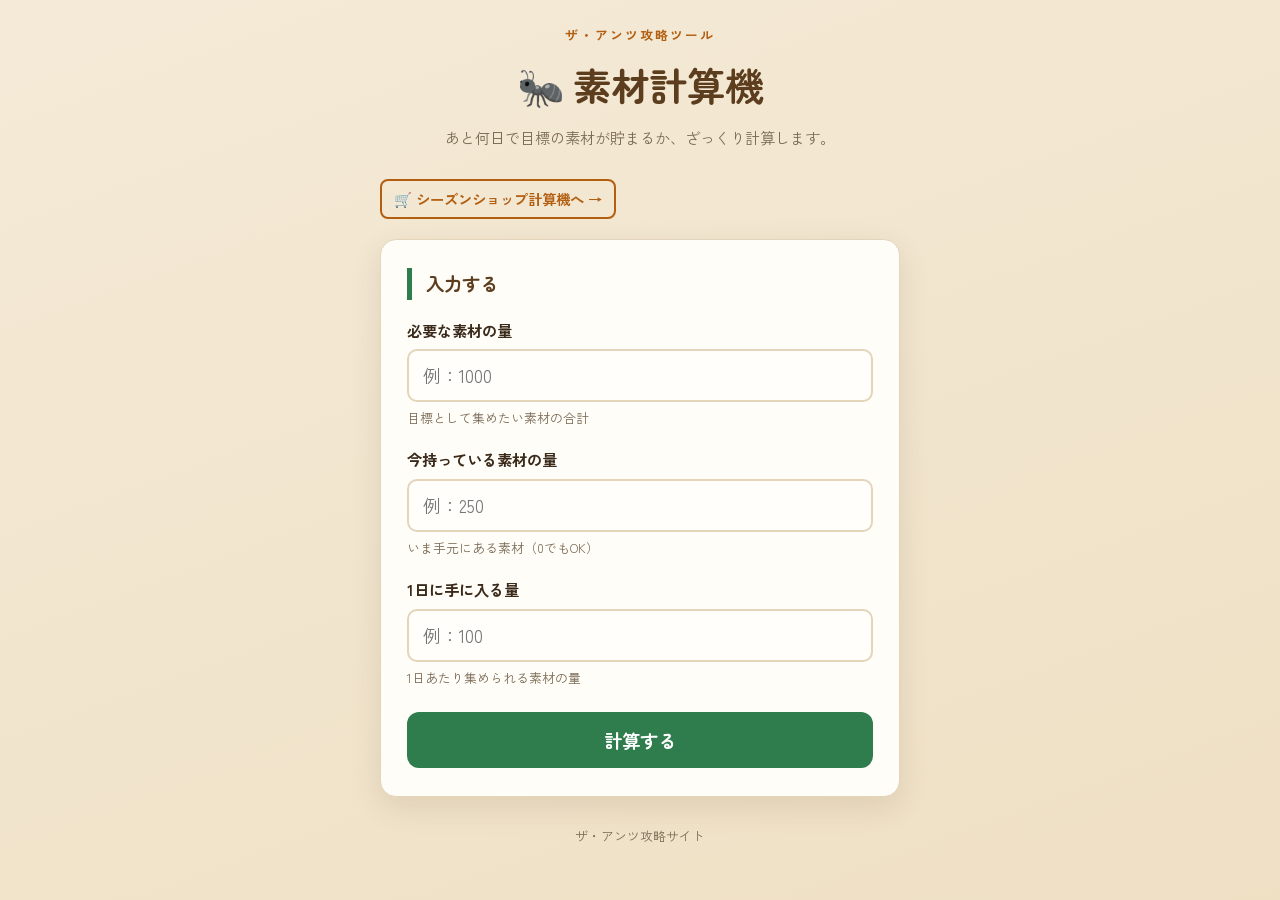
<file: index.html>
<!DOCTYPE html>
<!-- lang="ja" : このページが日本語であることをブラウザに伝えます -->
<html lang="ja">
<head>
  <!-- 文字コードの指定。日本語が文字化けしないために必要です -->
  <meta charset="UTF-8" />

  <!-- スマホ表示対応の「おまじない」。画面幅に合わせて拡大縮小してくれます -->
  <meta name="viewport" content="width=device-width, initial-scale=1.0" />

  <!-- ブラウザのタブに表示されるタイトル -->
  <title>素材計算機 | ザ・アンツ攻略</title>

  <!-- 見た目（デザイン）を読み込みます -->
  <link rel="stylesheet" href="style.css" />

  <!-- 日本語が使える、丸みのある読みやすいフォントをGoogleから読み込みます -->
  <link rel="preconnect" href="https://fonts.googleapis.com" />
  <link rel="preconnect" href="https://fonts.gstatic.com" crossorigin />
  <link
    href="https://fonts.googleapis.com/css2?family=Zen+Kaku+Gothic+New:wght@400;500;700&family=Zen+Maru+Gothic:wght@500;700&display=swap"
    rel="stylesheet"
  />
</head>

<body>
  <!-- ページ全体を中央にまとめる入れ物 -->
  <div class="container">

    <!-- ===== ヘッダー（タイトル部分） ===== -->
    <header class="page-header">
      <p class="eyebrow">ザ・アンツ攻略ツール</p>
      <h1 class="title"><span class="ant">🐜</span> 素材計算機</h1>
      <p class="lead">あと何日で目標の素材が貯まるか、ざっくり計算します。</p>
    </header>

    <!-- ===== 他ページへのリンク ===== -->
    <nav style="margin-bottom: 20px;">
      <a href="shop.html" style="
        display: inline-block;
        color: var(--accent-dark);
        font-weight: 700;
        font-size: 0.9rem;
        text-decoration: none;
        padding: 6px 12px;
        border: 2px solid var(--accent-dark);
        border-radius: 8px;
      ">🛒 シーズンショップ計算機へ →</a>
    </nav>

    <!-- ===== 入力フォーム ===== -->
    <!-- ※ formタグは使わず、ボタンのクリックで計算します（ページが勝手に再読み込みされないように） -->
    <section class="card">
      <h2 class="card-title">入力する</h2>

      <!-- 必要素材 -->
      <div class="field">
        <label for="required">必要な素材の量</label>
        <input
          type="number"
          id="required"
          inputmode="numeric"
          min="1"
          placeholder="例：1000"
        />
        <p class="hint">目標として集めたい素材の合計</p>
      </div>

      <!-- 所持素材 -->
      <div class="field">
        <label for="owned">今持っている素材の量</label>
        <input
          type="number"
          id="owned"
          inputmode="numeric"
          min="0"
          placeholder="例：250"
        />
        <p class="hint">いま手元にある素材（0でもOK）</p>
      </div>

      <!-- 1日の獲得量 -->
      <div class="field">
        <label for="perday">1日に手に入る量</label>
        <input
          type="number"
          id="perday"
          inputmode="numeric"
          min="1"
          placeholder="例：100"
        />
        <p class="hint">1日あたり集められる素材の量</p>
      </div>

      <!-- 計算ボタン -->
      <button id="calcButton" class="calc-button" type="button">
        計算する
      </button>

      <!-- エラーメッセージを表示する場所（最初は空っぽ） -->
      <p id="errorMessage" class="error-message" role="alert"></p>
    </section>

    <!-- ===== 計算結果 ===== -->
    <!-- 最初は hidden で隠しておき、計算後に表示します -->
    <section id="result" class="card result-card" hidden>
      <h2 class="card-title">計算結果</h2>
      <div id="resultBody" class="result-body">
        <!-- ここに結果が入ります（script.jsが書き込みます） -->
      </div>
    </section>

    <!-- ===== フッター ===== -->
    <footer class="page-footer">
      <p>ザ・アンツ攻略サイト</p>
    </footer>

  </div>

  <!-- 計算の処理（動き）を読み込みます。bodyの一番下に置くのが基本です -->
  <script src="script.js"></script>
</body>
</html>
</file>
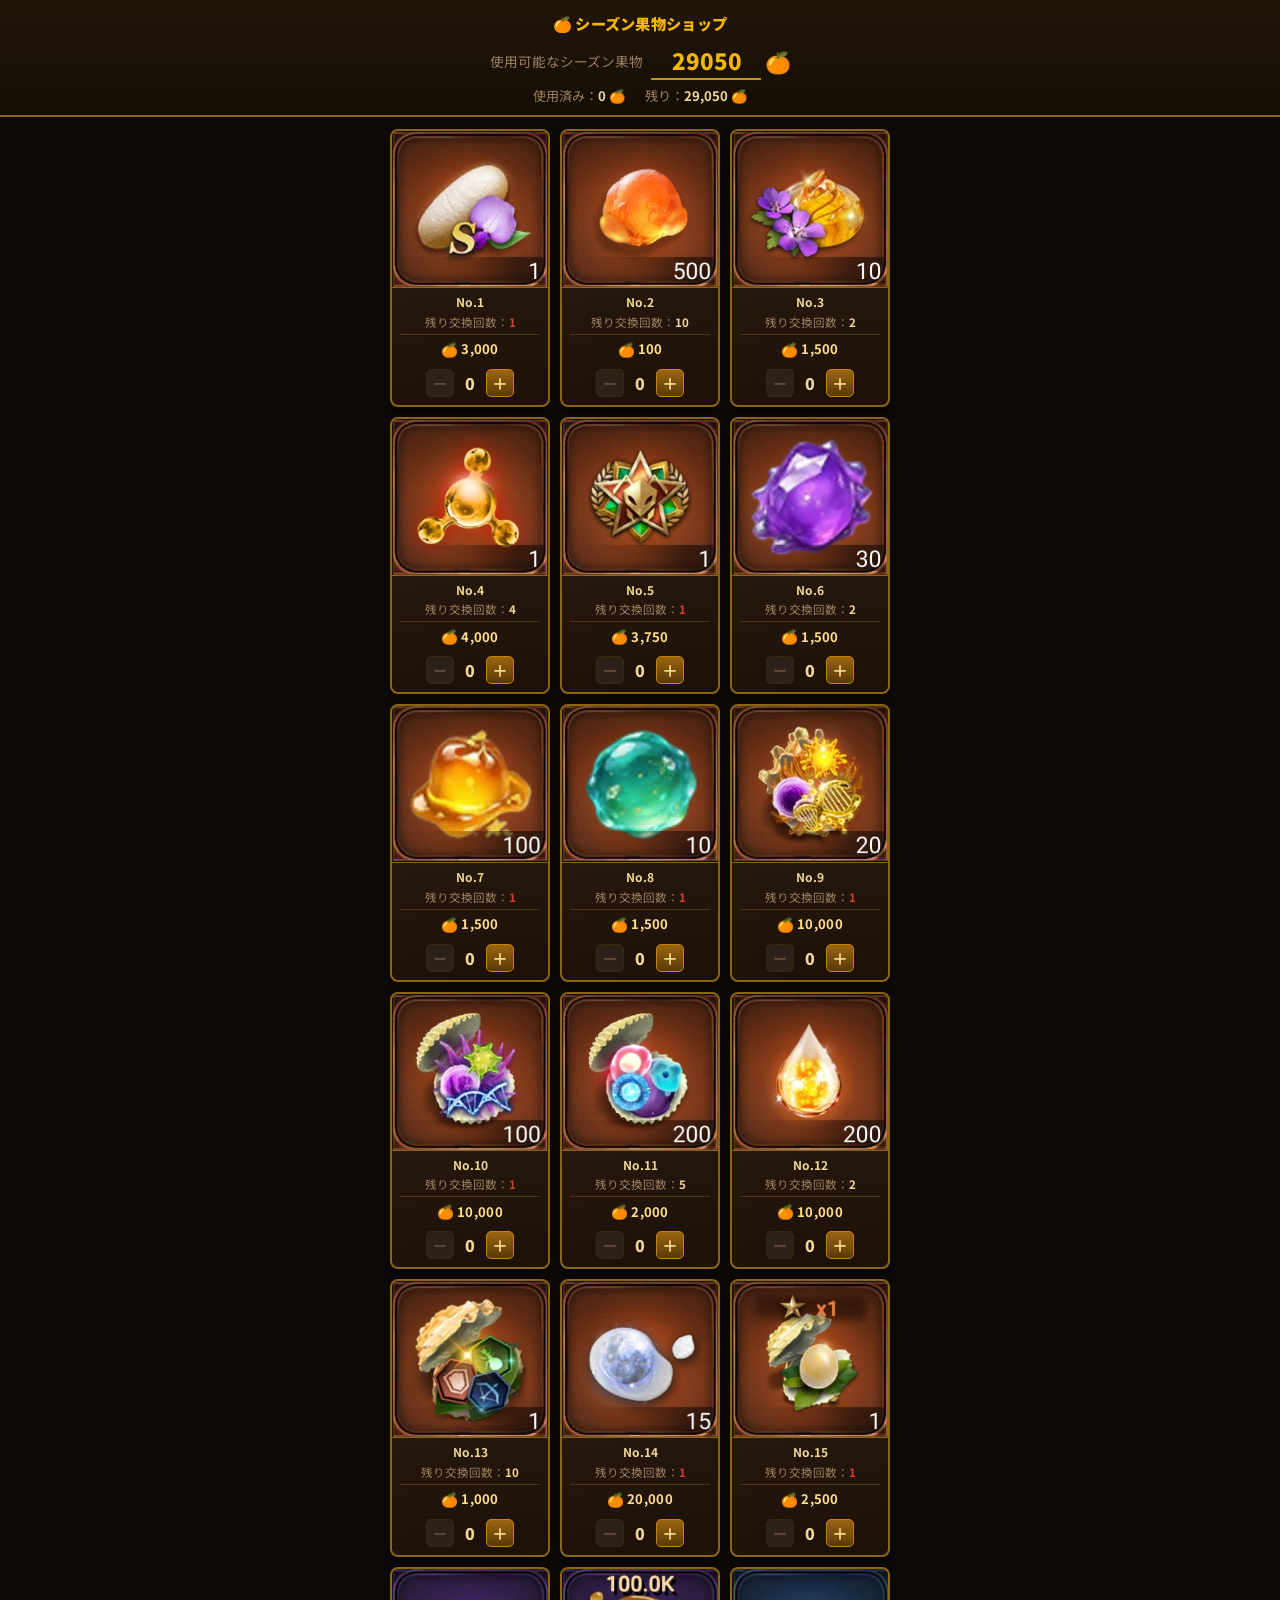
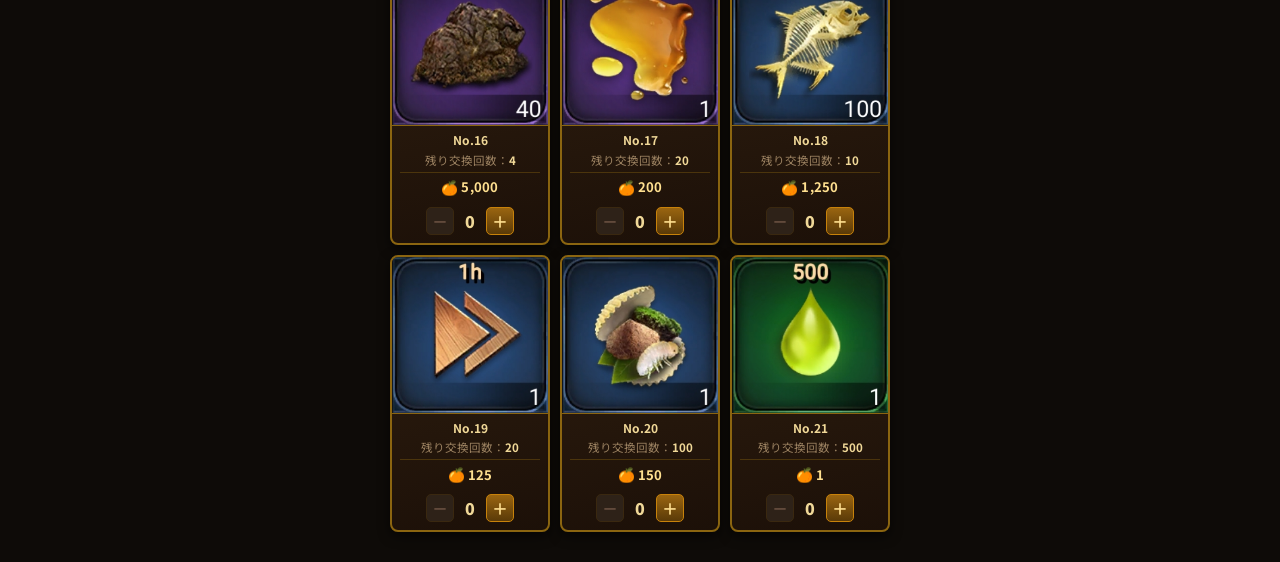
<file: game-ui/index.html>
<!DOCTYPE html>
<html lang="ja">
<head>
  <meta charset="UTF-8" />
  <meta name="viewport" content="width=device-width, initial-scale=1.0" />
  <title>シーズン果物ショップ | ザ・アンツ</title>
  <link rel="stylesheet" href="style.css" />
  <link rel="preconnect" href="https://fonts.googleapis.com" />
  <link rel="preconnect" href="https://fonts.gstatic.com" crossorigin />
  <link href="https://fonts.googleapis.com/css2?family=Noto+Sans+JP:wght@400;700;900&display=swap" rel="stylesheet" />
</head>
<body>

  <div class="app">

    <!-- ヘッダー -->
    <header class="shop-header">
      <div class="header-top">
        <h1 class="app-title">🍊 シーズン果物ショップ</h1>
      </div>
      <div class="fruits-row">
        <span class="fruits-label">使用可能なシーズン果物</span>
        <div class="fruits-input-wrap">
          <input type="number" id="fruitsInput" value="29050" min="0" />
          <span class="fruit-icon">🍊</span>
        </div>
      </div>
      <div class="spent-row">
        <span>使用済み：<strong id="spentTotal">0</strong> 🍊</span>
        <span>残り：<strong id="fruitsLeft">29,050</strong> 🍊</span>
      </div>
    </header>

    <!-- アイテムグリッド -->
    <main class="shop-grid" id="shopGrid"></main>

  </div>

  <script src="script.js"></script>
</body>
</html>
</file>
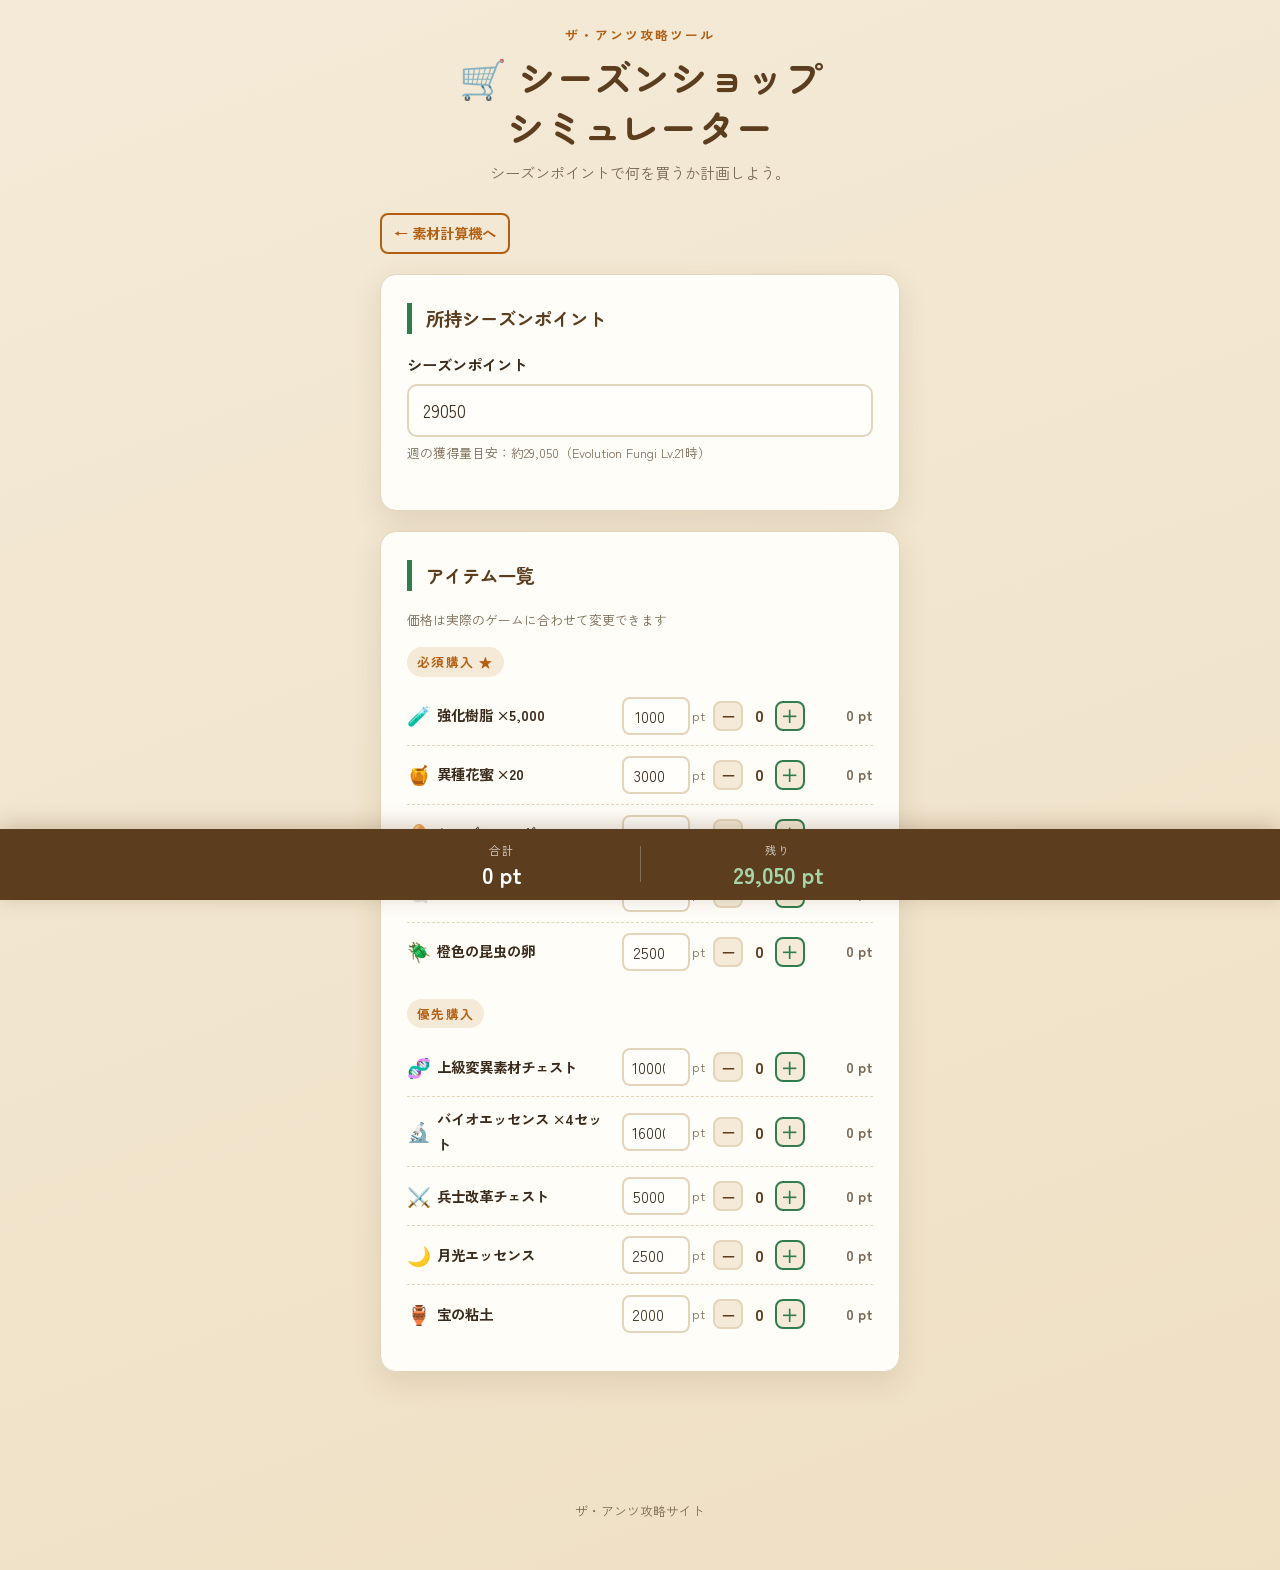
<file: shop.html>
<!DOCTYPE html>
<html lang="ja">
<head>
  <meta charset="UTF-8" />
  <meta name="viewport" content="width=device-width, initial-scale=1.0" />
  <title>シーズンショップ計算機 | ザ・アンツ攻略</title>
  <link rel="stylesheet" href="style.css" />
  <link rel="stylesheet" href="shop.css" />
  <link rel="preconnect" href="https://fonts.googleapis.com" />
  <link rel="preconnect" href="https://fonts.gstatic.com" crossorigin />
  <link
    href="https://fonts.googleapis.com/css2?family=Zen+Kaku+Gothic+New:wght@400;500;700&family=Zen+Maru+Gothic:wght@500;700&display=swap"
    rel="stylesheet"
  />
</head>

<body>
  <div class="container">

    <header class="page-header">
      <p class="eyebrow">ザ・アンツ攻略ツール</p>
      <h1 class="title">🛒 シーズンショップ<br>シミュレーター</h1>
      <p class="lead">シーズンポイントで何を買うか計画しよう。</p>
    </header>

    <nav class="page-nav">
      <a href="index.html" class="nav-link">← 素材計算機へ</a>
    </nav>

    <section class="card">
      <h2 class="card-title">所持シーズンポイント</h2>
      <div class="field">
        <label for="budget">シーズンポイント</label>
        <input
          type="number"
          id="budget"
          inputmode="numeric"
          min="0"
          value="29050"
        />
        <p class="hint">週の獲得量目安：約29,050（Evolution Fungi Lv.21時）</p>
      </div>
    </section>

    <section class="card">
      <h2 class="card-title">アイテム一覧</h2>
      <p class="hint shop-hint">価格は実際のゲームに合わせて変更できます</p>
      <div id="itemList"></div>
    </section>

    <!-- 常時表示される合計バー -->
    <div class="summary-bar" id="summaryBar">
      <div class="summary-bar-inner">
        <div class="summary-col">
          <span class="summary-bar-label">合計</span>
          <span class="summary-bar-value" id="summaryTotal">0 pt</span>
        </div>
        <div class="summary-divider"></div>
        <div class="summary-col" id="summaryRemainCol" hidden>
          <span class="summary-bar-label" id="summaryRemainLabel">残り</span>
          <span class="summary-bar-value" id="summaryRemain"></span>
        </div>
      </div>
      <p class="budget-warning" id="overWarning" hidden>⚠️ 予算を超えています！</p>
    </div>

    <!-- 合計バーの高さ分の余白 -->
    <div class="summary-bar-spacer"></div>

    <footer class="page-footer">
      <p>ザ・アンツ攻略サイト</p>
    </footer>

  </div>

  <script src="shop.js"></script>
</body>
</html>
</file>
<file: style.css>
/* =========================================================
   素材計算機 スタイル（見た目）
   テーマ：蟻塚と土をイメージした、温かみのあるアース系カラー
   スマホ優先（モバイルファースト）で書いています
   ========================================================= */

/* ----- 色やサイズを1か所でまとめて管理する変数 -----
   ここを書き換えれば、サイト全体の色が一気に変わります */
:root {
  --bg: #f4ead7;            /* 背景：砂のようなクリーム色 */
  --bg-grad: #efe0c4;       /* 背景の薄いグラデーション用 */
  --surface: #fffdf8;       /* カードの色：少し白い紙 */
  --ink: #3a2a1a;           /* 文字：濃い茶色 */
  --ink-soft: #7a6a55;      /* 補足文字：やわらかい茶色 */
  --accent: #2f7d4d;        /* アクセント：琥珀・はちみつ色 */
  --accent-dark: #b35f12;   /* アクセントの濃い色（押した時など） */
  --soil: #5c3d1e;          /* 深い土の色 */
  --success: #4d7c2f;       /* 足りている時の緑（苔っぽい緑） */
  --error: #c0432b;         /* エラーの赤（テラコッタ） */
  --line: #e3d4ba;          /* 区切り線のうすい色 */
  --radius: 16px;           /* 角の丸み */
  --shadow: 0 10px 30px rgba(92, 61, 30, 0.12); /* やわらかい影 */
}

/* ----- 全要素の余白リセットと、サイズ計算の統一 ----- */
* {
  margin: 0;
  padding: 0;
  box-sizing: border-box; /* paddingを含めて幅を計算する（崩れにくくなる） */
}

/* ----- ページ全体の土台 ----- */
body {
  font-family: "Zen Kaku Gothic New", sans-serif; /* 本文の読みやすいフォント */
  color: var(--ink);
  /* 上から下へ、ほんのり色が変わる背景 */
  background: linear-gradient(160deg, var(--bg) 0%, var(--bg-grad) 100%);
  min-height: 100vh;
  line-height: 1.7;
  padding: 24px 16px 48px;
}

/* ----- 中央寄せの入れ物。スマホでもPCでも見やすい幅に ----- */
.container {
  width: 100%;
  max-width: 520px; /* これ以上は横に広がらない */
  margin: 0 auto;   /* 左右中央寄せ */
}

/* =========================================================
   ヘッダー
   ========================================================= */
.page-header {
  text-align: center;
  margin-bottom: 28px;
}

.eyebrow {
  font-size: 0.8rem;
  letter-spacing: 0.15em; /* 文字の間隔を少し広げて上品に */
  color: var(--accent-dark);
  font-weight: 700;
  margin-bottom: 6px;
}

.title {
  font-family: "Zen Maru Gothic", sans-serif; /* 見出しは丸ゴシックで親しみやすく */
  font-size: 2rem;
  color: var(--soil);
  display: flex;
  align-items: center;
  justify-content: center;
  gap: 8px;
}

/* 蟻の絵文字をほんの少しだけ揺らすアニメーション（おまけの遊び） */
.ant {
  display: inline-block;
  animation: wiggle 2.5s ease-in-out infinite;
}
@keyframes wiggle {
  0%, 100% { transform: rotate(0deg); }
  25%      { transform: rotate(-12deg); }
  75%      { transform: rotate(12deg); }
}

.lead {
  margin-top: 8px;
  color: var(--ink-soft);
  font-size: 0.95rem;
}

/* =========================================================
   カード（白い箱）
   ========================================================= */
.card {
  background: var(--surface);
  border: 1px solid var(--line);
  border-radius: var(--radius);
  box-shadow: var(--shadow);
  padding: 24px 20px;
  margin-bottom: 20px;
}

.card-title {
  font-family: "Zen Maru Gothic", sans-serif;
  font-size: 1.15rem;
  color: var(--soil);
  margin-bottom: 18px;
  /* 見出しの左に琥珀色の小さな印を付ける */
  padding-left: 14px;
  border-left: 5px solid var(--accent);
}

/* =========================================================
   入力フォーム
   ========================================================= */
.field {
  margin-bottom: 18px;
}

.field label {
  display: block;
  font-weight: 700;
  margin-bottom: 6px;
  font-size: 0.95rem;
}

/* 入力欄。スマホで押しやすいよう大きめに */
.field input {
  width: 100%;
  font-size: 1.1rem;          /* スマホで自動ズームされないよう16px以上に */
  font-family: inherit;
  color: var(--ink);
  padding: 12px 14px;
  border: 2px solid var(--line);
  border-radius: 10px;
  background: #fffefb;
  transition: border-color 0.2s ease; /* 色がふわっと変わる */
}

/* 入力欄を選んだ時に枠を琥珀色にして「ここに入力中」を分かりやすく */
.field input:focus {
  outline: none;
  border-color: var(--accent);
}

.hint {
  font-size: 0.8rem;
  color: var(--ink-soft);
  margin-top: 5px;
}

/* =========================================================
   計算ボタン
   ========================================================= */
.calc-button {
  width: 100%;
  font-family: "Zen Maru Gothic", sans-serif;
  font-size: 1.15rem;
  font-weight: 700;
  color: #fff;
  background: var(--accent);
  border: none;
  border-radius: 12px;
  padding: 15px;
  margin-top: 6px;
  cursor: pointer;
  transition: background-color 0.2s ease, transform 0.05s ease;
}

/* マウスを乗せた時・押した時の反応 */
.calc-button:hover { background: var(--accent-dark); }
.calc-button:active { transform: scale(0.98); } /* 少し沈む */

/* =========================================================
   エラーメッセージ
   ========================================================= */
.error-message {
  color: var(--error);
  font-weight: 700;
  font-size: 0.9rem;
  margin-top: 14px;
  text-align: center;
  /* 中身が空のときは表示しない */
}
.error-message:empty { display: none; }

/* =========================================================
   計算結果
   ========================================================= */
.result-card {
  /* 結果が出た時にふわっと現れるアニメーション */
  animation: fadeUp 0.4s ease;
}
@keyframes fadeUp {
  from { opacity: 0; transform: translateY(12px); }
  to   { opacity: 1; transform: translateY(0); }
}

/* 結果の各行（項目名 ＋ 数値） */
.result-row {
  display: flex;
  justify-content: space-between;
  align-items: baseline;
  padding: 12px 0;
  border-bottom: 1px dashed var(--line); /* 点線で区切る */
}
.result-row:last-child { border-bottom: none; }

.result-label {
  color: var(--ink-soft);
  font-size: 0.95rem;
}

.result-value {
  font-family: "Zen Maru Gothic", sans-serif;
  font-size: 1.3rem;
  font-weight: 700;
  color: var(--soil);
}

/* 特に目立たせたい数値（到達日数など）を琥珀色に */
.result-value.highlight {
  color: var(--accent-dark);
}

/* 「素材は足りています」の成功メッセージ */
.success-message {
  text-align: center;
  padding: 10px 0;
}
.success-message .big {
  font-family: "Zen Maru Gothic", sans-serif;
  font-size: 1.4rem;
  font-weight: 700;
  color: var(--success);
}
.success-message .sub {
  color: var(--ink-soft);
  font-size: 0.9rem;
  margin-top: 4px;
}

/* =========================================================
   フッター
   ========================================================= */
.page-footer {
  text-align: center;
  color: var(--ink-soft);
  font-size: 0.8rem;
  margin-top: 28px;
}

/* =========================================================
   画面が広い時（PCなど）の微調整
   ========================================================= */
@media (min-width: 600px) {
  .title { font-size: 2.4rem; }
  .card { padding: 28px 26px; }
}
</file>
<file: game-ui/style.css>
/* =============================================================
   シーズン果物ショップ - ゲーム内UIスタイル
   ダーク背景＋金縁カードのゲームらしいデザイン
   ============================================================= */

:root {
  --bg:            #0e0b08;
  --card-bg-top:   #312010;
  --card-bg-bot:   #1c1008;
  --border:        #8b6510;
  --border-light:  #c8960e;
  --text:          #f0d898;
  --text-muted:    #9a8060;
  --text-dim:      #6a5040;
  --btn-bg:        #7a4e08;
  --btn-border:    #c8820a;
  --btn-text:      #ffe090;
  --btn-disabled:  #2e2218;
  --sold-overlay:  rgba(0,0,0,0.65);
  --gold:          #f0b800;
  --red:           #d04030;
}

* { margin: 0; padding: 0; box-sizing: border-box; }

body {
  font-family: "Noto Sans JP", sans-serif;
  background: var(--bg);
  color: var(--text);
  min-height: 100vh;
}

/* =====================================================
   ヘッダー
   ===================================================== */
.shop-header {
  background: linear-gradient(180deg, #221508 0%, #150e05 100%);
  border-bottom: 2px solid var(--border);
  padding: 12px 16px 10px;
  position: sticky;
  top: 0;
  z-index: 50;
}

.header-top {
  margin-bottom: 8px;
}

.app-title {
  color: var(--gold);
  font-size: 0.95rem;
  font-weight: 900;
  text-align: center;
  letter-spacing: 0.02em;
}

.fruits-row {
  display: flex;
  align-items: center;
  justify-content: center;
  gap: 8px;
  margin-bottom: 6px;
}

.fruits-label {
  font-size: 0.85rem;
  color: var(--text-muted);
}

.fruits-input-wrap {
  display: flex;
  align-items: center;
  gap: 4px;
}

#fruitsInput {
  background: transparent;
  border: none;
  border-bottom: 2px solid var(--border-light);
  color: var(--gold);
  font-size: 1.4rem;
  font-weight: 900;
  font-family: inherit;
  width: 110px;
  text-align: right;
  outline: none;
  padding: 2px 4px;
}

.fruit-icon { font-size: 1.3rem; }

.spent-row {
  display: flex;
  justify-content: center;
  gap: 20px;
  font-size: 0.82rem;
  color: var(--text-muted);
}
.spent-row strong { color: var(--text); }

/* =====================================================
   グリッド
   ===================================================== */
.shop-grid {
  display: grid;
  grid-template-columns: repeat(3, 1fr);
  gap: 10px;
  padding: 12px 10px 30px;
  max-width: 520px;
  margin: 0 auto;
}

/* =====================================================
   アイテムカード
   ===================================================== */
.item-card {
  background: linear-gradient(170deg, var(--card-bg-top), var(--card-bg-bot));
  border: 2px solid var(--border);
  border-radius: 8px;
  overflow: hidden;
  display: flex;
  flex-direction: column;
  box-shadow:
    inset 0 1px 0 rgba(200,150,14,0.15),
    0 4px 12px rgba(0,0,0,0.6);
  position: relative;
  transition: border-color 0.2s;
}
.item-card:not(.sold-out):hover {
  border-color: var(--border-light);
}

/* 画像エリア */
.card-image {
  position: relative;
  background: linear-gradient(135deg, #1a0f05, #0a0704);
  aspect-ratio: 1 / 1;
  display: flex;
  align-items: center;
  justify-content: center;
  border-bottom: 1px solid var(--border);
}

.item-emoji {
  font-size: 2.6rem;
  filter: drop-shadow(0 2px 6px rgba(0,0,0,0.8));
  user-select: none;
}

/* 画像アイテム：正方形エリアいっぱいに表示 */
.item-img {
  width: 100%;
  height: 100%;
  object-fit: cover;
  display: block;
  user-select: none;
  -webkit-user-drag: none;
}

/* 数量バッジ（右下） */
.qty-badge {
  position: absolute;
  bottom: 4px;
  right: 5px;
  font-size: 0.78rem;
  font-weight: 700;
  color: var(--text);
  background: rgba(0,0,0,0.7);
  padding: 1px 4px;
  border-radius: 3px;
}

/* カード本文 */
.card-body {
  padding: 6px 8px 8px;
  display: flex;
  flex-direction: column;
  gap: 4px;
  flex: 1;
}

.item-name {
  font-size: 0.7rem;
  font-weight: 700;
  color: var(--text);
  line-height: 1.3;
  text-align: center;
}

.exchanges {
  font-size: 0.68rem;
  color: var(--text-muted);
  text-align: center;
}
.exchanges .ex-count {
  color: var(--text);
  font-weight: 700;
}

/* 価格ラベル */
.price-row {
  display: flex;
  align-items: center;
  justify-content: center;
  gap: 3px;
  padding: 4px 0 2px;
  border-top: 1px solid rgba(139, 101, 16, 0.4);
}

.price-fruit { font-size: 0.85rem; }

.price-num {
  font-size: 0.82rem;
  font-weight: 700;
  color: var(--btn-text);
  letter-spacing: 0.02em;
}

/* ＋/－ コントロール */
.qty-controls {
  display: flex;
  align-items: center;
  justify-content: center;
  gap: 6px;
  margin-top: 4px;
}

.qty-btn {
  width: 28px;
  height: 28px;
  background: linear-gradient(180deg, #9a6510 0%, #5a3a08 100%);
  border: 1px solid var(--btn-border);
  border-radius: 5px;
  color: var(--btn-text);
  font-family: inherit;
  font-size: 1rem;
  font-weight: 700;
  cursor: pointer;
  display: flex;
  align-items: center;
  justify-content: center;
  padding: 0;
  transition: background 0.12s, transform 0.08s;
  line-height: 1;
  flex-shrink: 0;
}
.qty-btn:hover:not(:disabled) {
  background: linear-gradient(180deg, #c07e14 0%, #7a4e08 100%);
}
.qty-btn:active:not(:disabled) { transform: scale(0.92); }
.qty-btn:disabled {
  background: var(--btn-disabled);
  border-color: #3a2810;
  color: var(--text-dim);
  cursor: not-allowed;
}

.qty-count {
  font-family: inherit;
  font-size: 1rem;
  font-weight: 900;
  color: var(--text);
  min-width: 20px;
  text-align: center;
}

/* 売り切れオーバーレイ：画像エリアだけに適用（ボタンは暗くしない） */
.item-card.sold-out .card-image::after {
  content: "交換済";
  position: absolute;
  inset: 0;
  background: var(--sold-overlay);
  display: flex;
  align-items: center;
  justify-content: center;
  font-size: 0.95rem;
  font-weight: 900;
  color: var(--text-muted);
  pointer-events: none;
}

/* 残り少ない警告 */
.exchanges.low .ex-count { color: var(--red); }

/* =====================================================
   PC幅
   ===================================================== */
@media (min-width: 480px) {
  .item-emoji { font-size: 3rem; }
  .item-name  { font-size: 0.75rem; }
  .exchanges  { font-size: 0.72rem; }
  .buy-btn    { font-size: 0.88rem; padding: 7px 4px; }
}
</file>
<file: shop.css>
/* =============================================================
   シーズンショップシミュレーター 追加スタイル
   style.css のデザイン変数を使いまわしています
   ============================================================= */

.title { line-height: 1.3; }

/* ----- ページナビゲーション ----- */
.page-nav {
  margin-bottom: 20px;
}

.nav-link {
  display: inline-block;
  color: var(--accent-dark);
  font-weight: 700;
  font-size: 0.9rem;
  text-decoration: none;
  padding: 6px 12px;
  border: 2px solid var(--accent-dark);
  border-radius: 8px;
  transition: background-color 0.2s ease, color 0.2s ease;
}
.nav-link:hover {
  background: var(--accent-dark);
  color: #fff;
}

.shop-hint {
  margin-bottom: 16px;
}

/* ----- カテゴリ区切り ----- */
.item-category + .item-category {
  margin-top: 18px;
}

.category-label {
  font-family: "Zen Maru Gothic", sans-serif;
  font-size: 0.8rem;
  font-weight: 700;
  color: var(--accent-dark);
  letter-spacing: 0.1em;
  padding: 4px 10px;
  background: #f4ead7;
  border-radius: 20px;
  display: inline-block;
  margin-bottom: 10px;
}

/* ----- 各アイテム行 ----- */
.item-row {
  display: flex;
  align-items: center;
  gap: 8px;
  padding: 10px 0;
  border-bottom: 1px dashed var(--line);
  flex-wrap: wrap;
}
.item-row:last-child { border-bottom: none; }

/* 左：絵文字＋名前 */
.item-info {
  flex: 1 1 140px;
  display: flex;
  align-items: center;
  gap: 6px;
  min-width: 0;
}

.item-emoji { font-size: 1.2rem; flex-shrink: 0; }

.item-name {
  font-size: 0.9rem;
  font-weight: 700;
}

/* 右：価格・数量・小計 */
.item-controls {
  display: flex;
  align-items: center;
  gap: 8px;
  flex-shrink: 0;
}

/* 価格入力 */
.price-wrap {
  display: flex;
  align-items: center;
  gap: 2px;
}

.price-input {
  width: 68px;
  font-size: 0.95rem;
  font-family: inherit;
  color: var(--ink);
  padding: 6px 8px;
  border: 2px solid var(--line);
  border-radius: 8px;
  background: #fffefb;
  text-align: right;
  transition: border-color 0.2s ease;
}
.price-input:focus {
  outline: none;
  border-color: var(--accent);
}

.price-unit {
  font-size: 0.8rem;
  color: var(--ink-soft);
}

/* ＋／－ボタンと数量 */
.qty-controls {
  display: flex;
  align-items: center;
  gap: 4px;
}

.qty-btn {
  width: 30px;
  height: 30px;
  font-size: 1.1rem;
  font-family: inherit;
  font-weight: 700;
  color: var(--soil);
  background: var(--bg);
  border: 2px solid var(--line);
  border-radius: 8px;
  cursor: pointer;
  display: flex;
  align-items: center;
  justify-content: center;
  transition: background-color 0.15s ease, border-color 0.15s ease;
  line-height: 1;
  padding: 0;
  user-select: none;
}
.qty-btn:hover { background: var(--line); border-color: var(--ink-soft); }
.qty-btn:active { transform: scale(0.93); }

.qty-btn.plus-btn {
  color: var(--accent);
  border-color: var(--accent);
}
.qty-btn.plus-btn:hover {
  background: var(--accent);
  color: #fff;
}

.qty-num {
  font-family: "Zen Maru Gothic", sans-serif;
  font-weight: 700;
  font-size: 1.05rem;
  min-width: 24px;
  text-align: center;
  color: var(--soil);
}

/* 小計 */
.item-subtotal {
  font-family: "Zen Maru Gothic", sans-serif;
  font-size: 0.9rem;
  font-weight: 700;
  color: var(--ink-soft);
  min-width: 60px;
  text-align: right;
  white-space: nowrap;
}
.item-subtotal.active {
  color: var(--accent-dark);
}

/* =============================================================
   常時表示の合計バー（画面下部に固定）
   ============================================================= */
.summary-bar {
  position: fixed;
  bottom: 0;
  left: 0;
  right: 0;
  background: var(--soil);
  color: #fff;
  padding: 12px 16px;
  z-index: 100;
  box-shadow: 0 -4px 20px rgba(92, 61, 30, 0.25);
}

.summary-bar-inner {
  display: flex;
  align-items: center;
  justify-content: center;
  gap: 0;
  max-width: 520px;
  margin: 0 auto;
}

.summary-col {
  flex: 1;
  display: flex;
  flex-direction: column;
  align-items: center;
  gap: 1px;
}

.summary-bar-label {
  font-size: 0.72rem;
  opacity: 0.75;
  letter-spacing: 0.08em;
}

.summary-bar-value {
  font-family: "Zen Maru Gothic", sans-serif;
  font-size: 1.25rem;
  font-weight: 700;
  line-height: 1.2;
}

.summary-bar-value.over { color: #ff8a80; }
.summary-bar-value.remain { color: #a5d6a7; }

.summary-divider {
  width: 1px;
  height: 36px;
  background: rgba(255,255,255,0.25);
  margin: 0 16px;
  flex-shrink: 0;
}

/* 予算オーバー警告 */
.budget-warning {
  margin-top: 8px;
  text-align: center;
  font-size: 0.85rem;
  font-weight: 700;
  color: #ff8a80;
  animation: fadeUp 0.3s ease;
}

/* 合計バーの高さ分だけ下に余白（コンテンツが隠れないように） */
.summary-bar-spacer {
  height: 80px;
}

/* =============================================================
   PC幅
   ============================================================= */
@media (min-width: 600px) {
  .item-row { flex-wrap: nowrap; }
  .item-info { flex: 1 1 auto; }
  .summary-bar-value { font-size: 1.4rem; }
}
</file>
